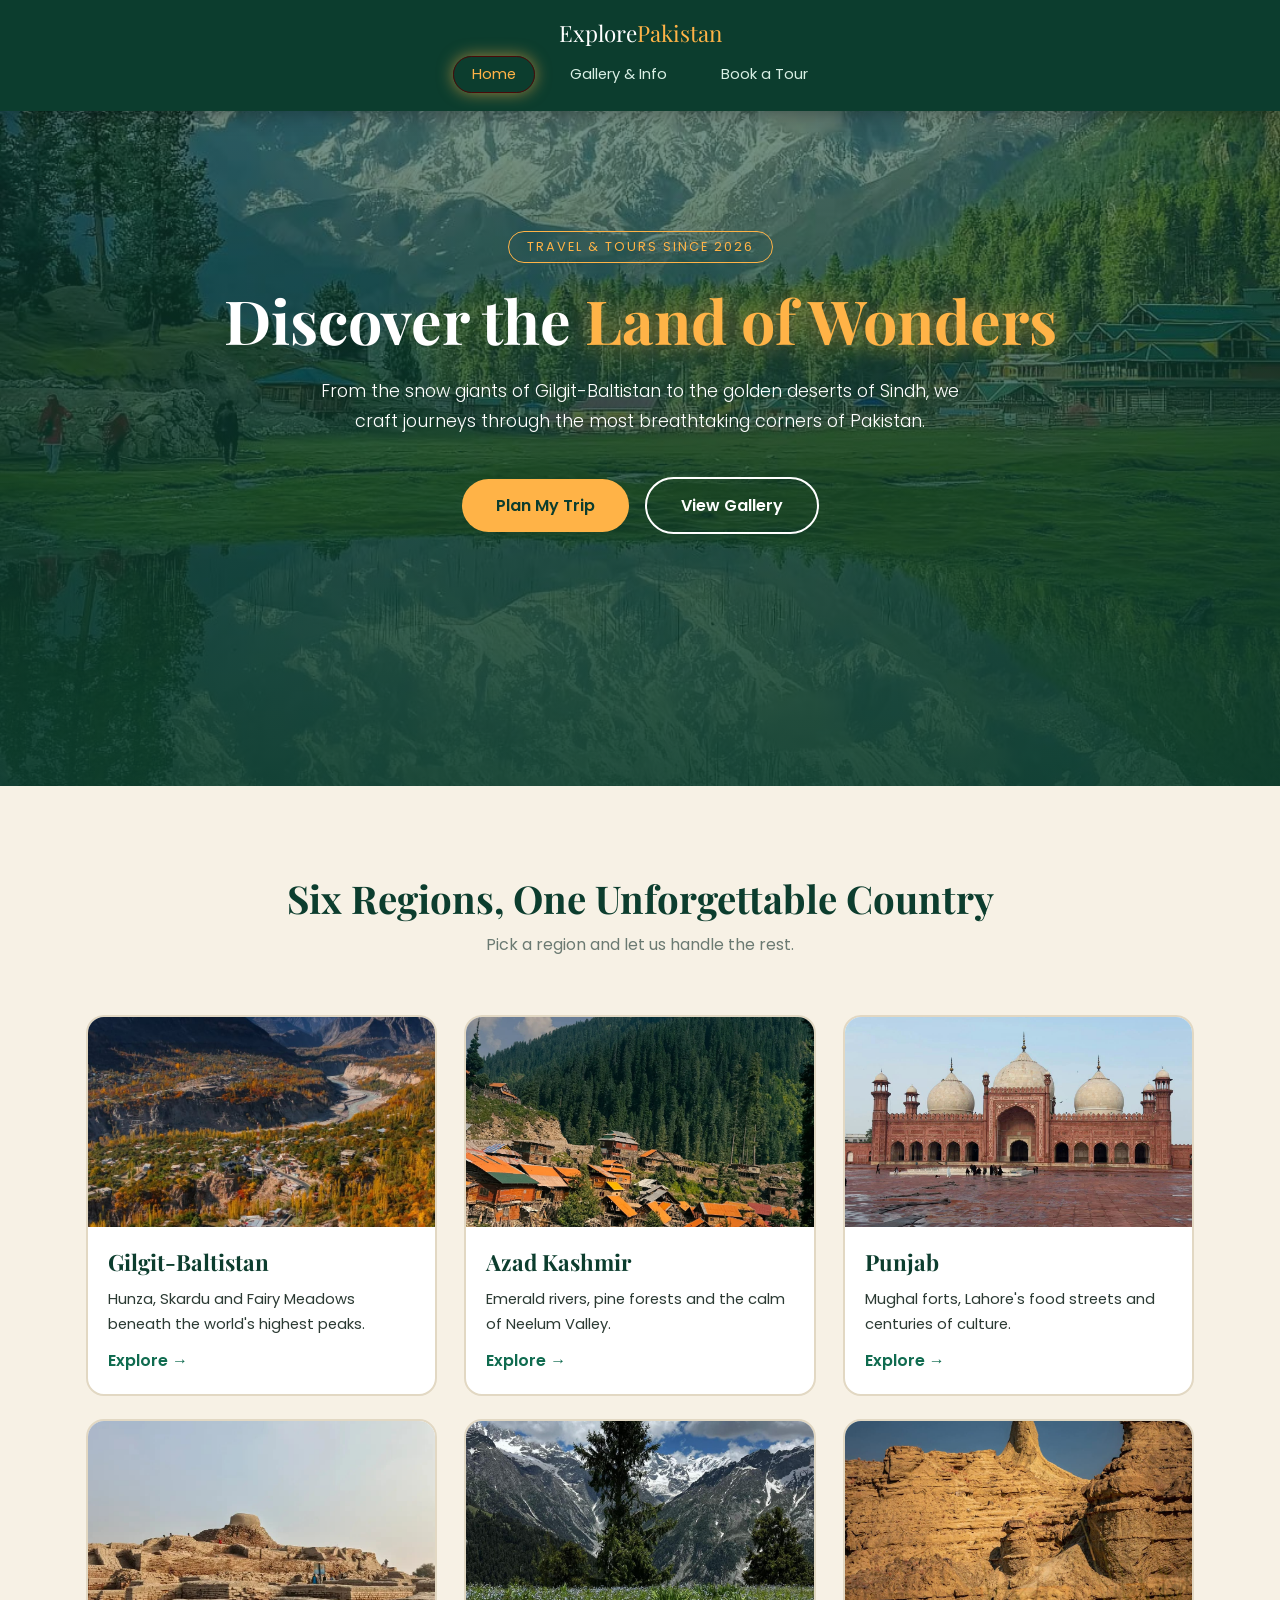
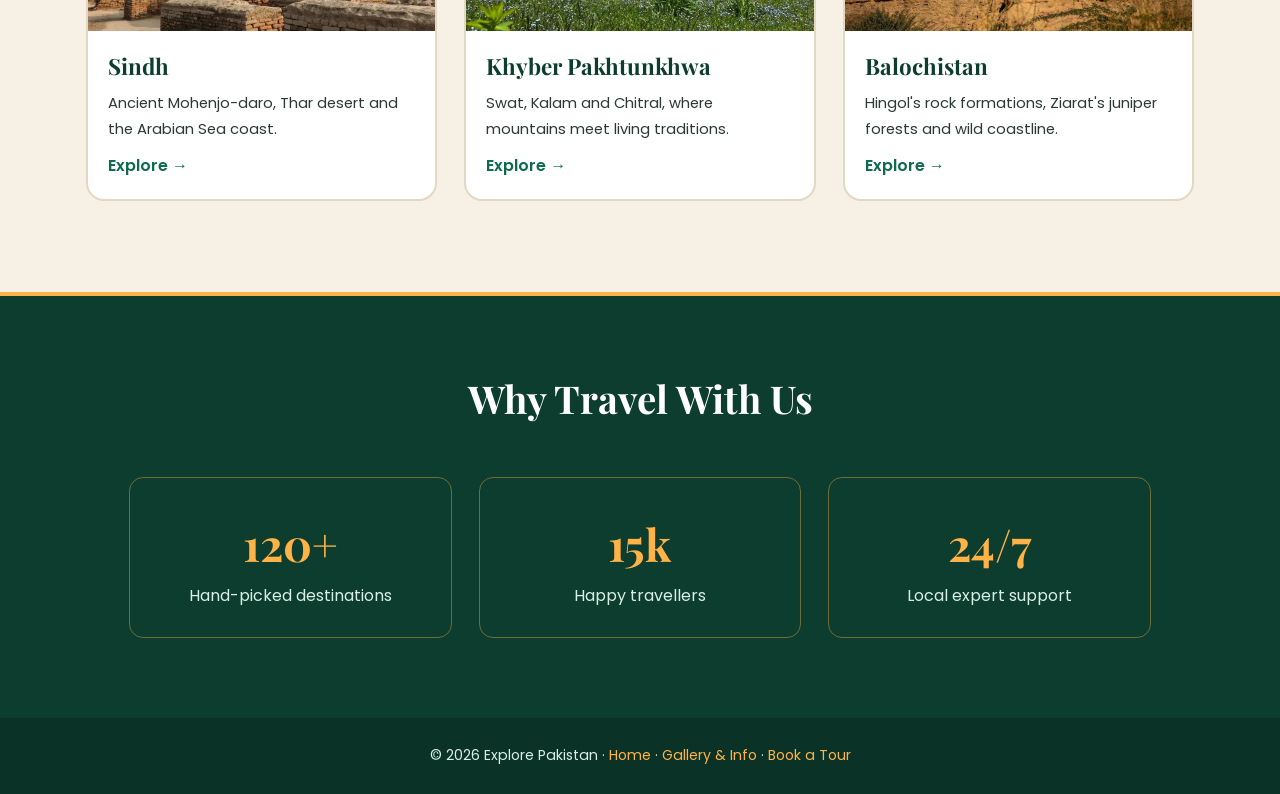
<file: index.html>
<!DOCTYPE html>
<html lang="en">
<head>
  <meta charset="UTF-8">
  <meta name="viewport" content="width=device-width, initial-scale=1.0">
  <title>Explore Pakistan | Home</title>
  <link rel="preconnect" href="https://fonts.googleapis.com">
  <link href="https://fonts.googleapis.com/css2?family=Playfair+Display:wght@700&family=Poppins:wght@300;400;600&display=swap" rel="stylesheet">
  <link rel="stylesheet" href="css/home.css">
</head>
<body>
  <header id="topbar" class="site-header">
    <a class="logo" href="index.html">Explore<span>Pakistan</span></a>
    <nav class="menu">
      <a class="current" href="index.html">Home</a>
      <a href="media.html">Gallery &amp; Info</a>
      <a href="register.html">Book a Tour</a>
    </nav>
  </header>

  <section id="hero">
    <p class="tag">Travel &amp; Tours since 2026</p>
    <h1>Discover the <em>Land of Wonders</em></h1>
    <p class="lead">From the snow giants of Gilgit-Baltistan to the golden deserts of Sindh, we craft journeys through the most breathtaking corners of Pakistan.</p>
    <a class="btn" href="register.html">Plan My Trip</a>
    <a class="btn ghost" href="media.html">View Gallery</a>
  </section>

  <section id="regions">
    <h2>Six Regions, One Unforgettable Country</h2>
    <p class="sub">Pick a region and let us handle the rest.</p>

    <article class="card">
      <img src="images/1.png" alt="Hunza Valley in Gilgit-Baltistan">
      <h3>Gilgit-Baltistan</h3>
      <p>Hunza, Skardu and Fairy Meadows beneath the world's highest peaks.</p>
      <a href="media.html">Explore <span>&rarr;</span></a>
    </article>
    <article class="card">
      <img src="images/2.png" alt="Neelum Valley in Azad Kashmir">
      <h3>Azad Kashmir</h3>
      <p>Emerald rivers, pine forests and the calm of Neelum Valley.</p>
      <a href="media.html">Explore <span>&rarr;</span></a>
    </article>
    <article class="card">
      <img src="images/3.png" alt="Badshahi Mosque in Lahore, Punjab">
      <h3>Punjab</h3>
      <p>Mughal forts, Lahore's food streets and centuries of culture.</p>
      <a href="media.html">Explore <span>&rarr;</span></a>
    </article>
    <article class="card">
      <img src="images/4.png" alt="Mohenjo-daro ruins in Sindh">
      <h3>Sindh</h3>
      <p>Ancient Mohenjo-daro, Thar desert and the Arabian Sea coast.</p>
      <a href="media.html">Explore <span>&rarr;</span></a>
    </article>
    <article class="card">
      <img src="images/5.png" alt="Swat Valley in Khyber Pakhtunkhwa">
      <h3>Khyber Pakhtunkhwa</h3>
      <p>Swat, Kalam and Chitral, where mountains meet living traditions.</p>
      <a href="media.html">Explore <span>&rarr;</span></a>
    </article>
    <article class="card">
      <img src="images/6.png" alt="Hingol National Park in Balochistan">
      <h3>Balochistan</h3>
      <p>Hingol's rock formations, Ziarat's juniper forests and wild coastline.</p>
      <a href="media.html">Explore <span>&rarr;</span></a>
    </article>
  </section>

  <section id="why">
    <h2>Why Travel With Us</h2>
    <div class="stat"><strong>120+</strong> Hand-picked destinations</div>
    <div class="stat"><strong>15k</strong> Happy travellers</div>
    <div class="stat"><strong>24/7</strong> Local expert support</div>
  </section>

  <footer>
    <p>&copy; 2026 Explore Pakistan &middot; <a href="index.html">Home</a> &middot; <a href="media.html">Gallery &amp; Info</a> &middot; <a href="register.html">Book a Tour</a></p>
  </footer>
</body>
</html>
</file>
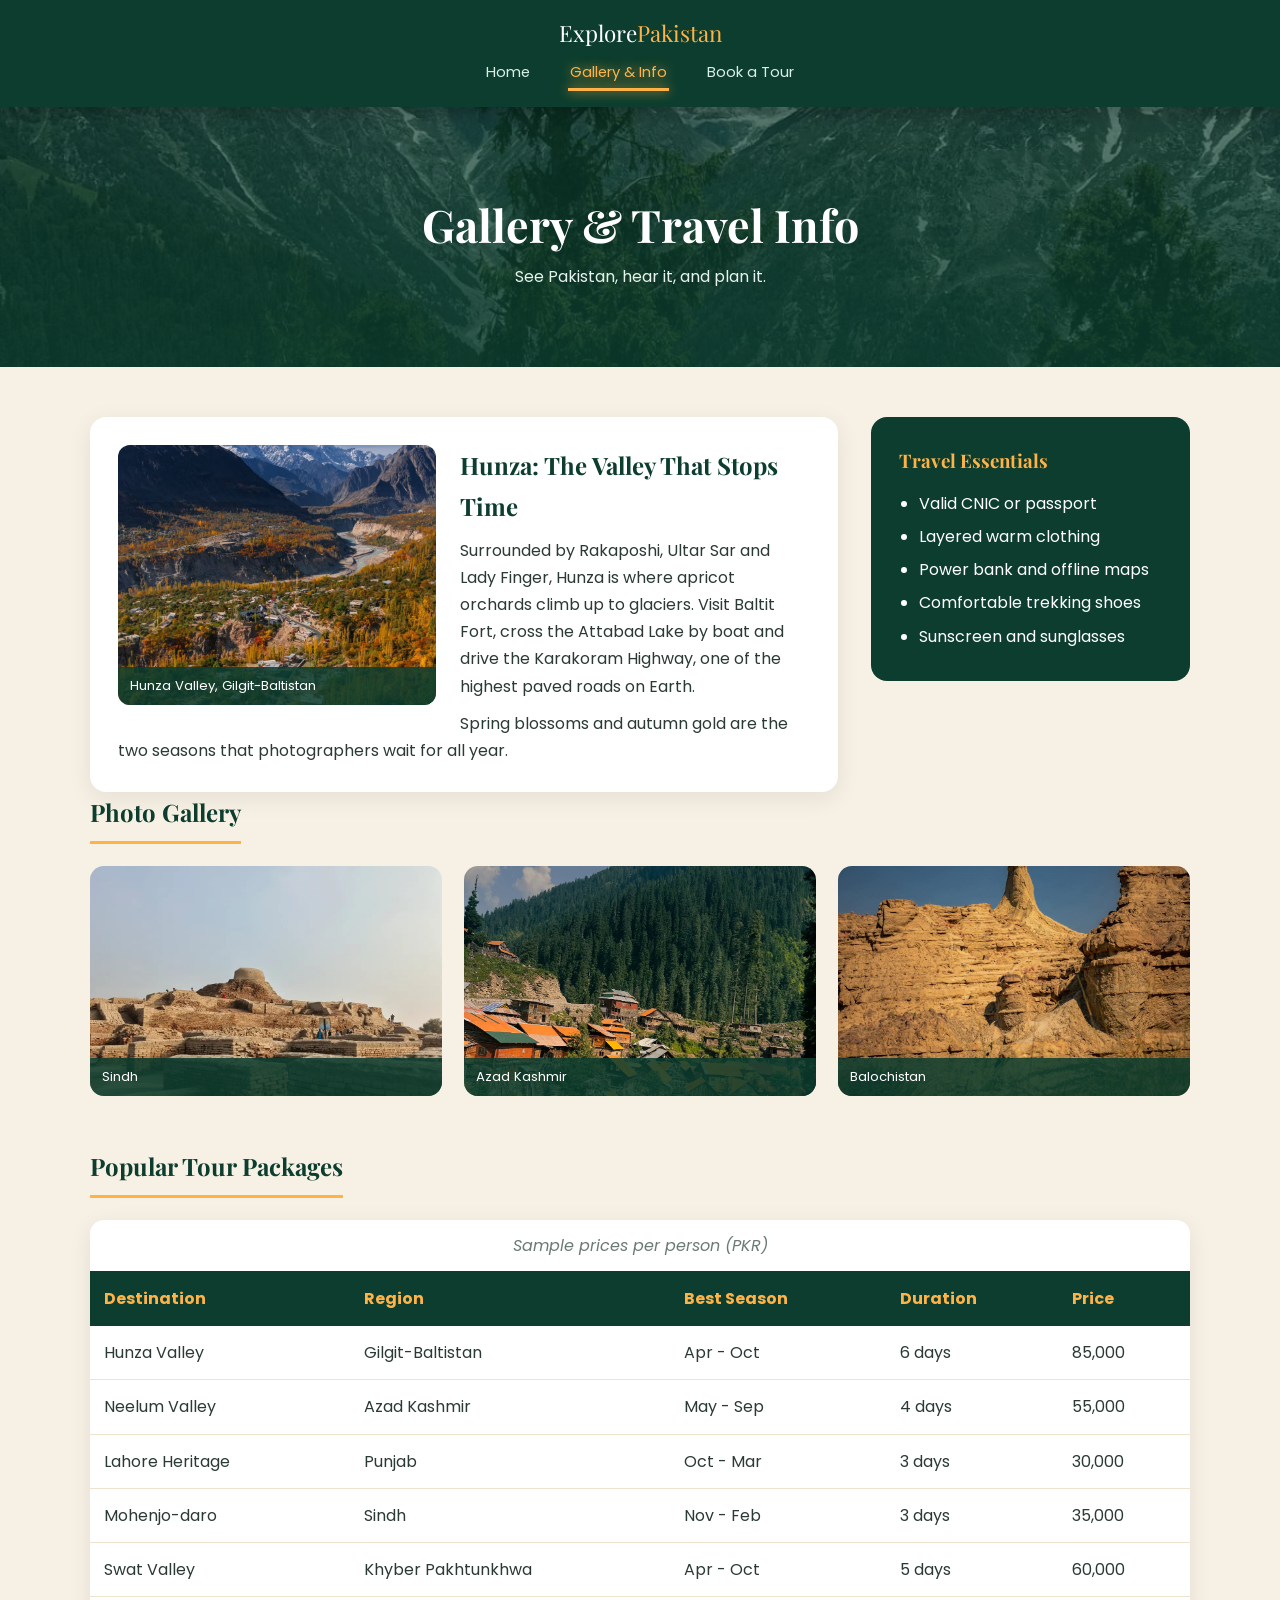
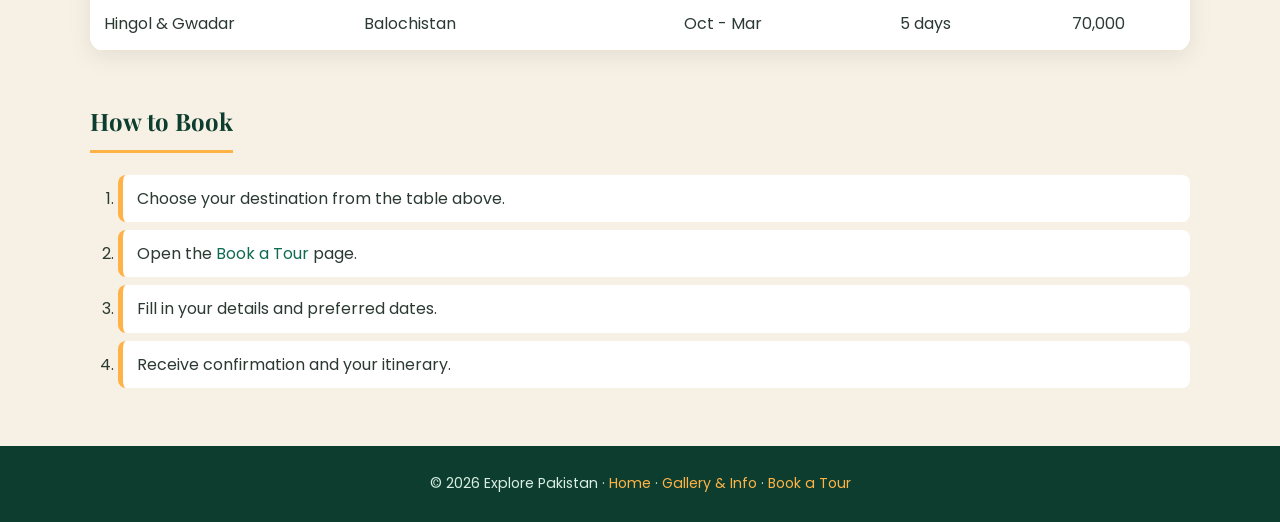
<file: media.html>
<!DOCTYPE html>
<html lang="en">
<head>
  <meta charset="UTF-8">
  <meta name="viewport" content="width=device-width, initial-scale=1.0">
  <title>Explore Pakistan | Gallery &amp; Info</title>
  <link rel="preconnect" href="https://fonts.googleapis.com">
  <link href="https://fonts.googleapis.com/css2?family=Playfair+Display:wght@700&family=Poppins:wght@300;400;600&display=swap" rel="stylesheet">
  <link rel="stylesheet" href="css/media.css">
</head>
<body>
  <header class="site-header">
    <a class="logo" href="index.html">Explore<span>Pakistan</span></a>
    <nav class="menu">
      <a href="index.html">Home</a>
      <a class="current" href="media.html">Gallery &amp; Info</a>
      <a href="register.html">Book a Tour</a>
    </nav>
  </header>

  <section class="banner">
    <h1>Gallery &amp; Travel Info</h1>
    <p>See Pakistan, hear it, and plan it.</p>
  </section>

  <main class="wrap">
    <article class="story clearfix">
      <figure class="story-img">
        <img src="images/1.png" alt="Hunza Valley at sunrise">
        <figcaption>Hunza Valley, Gilgit-Baltistan</figcaption>
      </figure>
      <h2>Hunza: The Valley That Stops Time</h2>
      <p>Surrounded by Rakaposhi, Ultar Sar and Lady Finger, Hunza is where apricot orchards climb up to glaciers. Visit Baltit Fort, cross the Attabad Lake by boat and drive the Karakoram Highway, one of the highest paved roads on Earth.</p>
      <p>Spring blossoms and autumn gold are the two seasons that photographers wait for all year.</p>
    </article>

    <aside class="essentials">
      <h3>Travel Essentials</h3>
      <ul>
        <li>Valid CNIC or passport</li>
        <li>Layered warm clothing</li>
        <li>Power bank and offline maps</li>
        <li>Comfortable trekking shoes</li>
        <li>Sunscreen and sunglasses</li>
      </ul>
    </aside>

    <h2 class="section-title">Photo Gallery</h2>
    <section class="gallery clearfix">
      <figure class="shot"><img src="images/4.png" alt="Sindh heritage"><figcaption>Sindh</figcaption></figure>
      <figure class="shot"><img src="images/2.png" alt="Neelum Valley"><figcaption>Azad Kashmir</figcaption></figure>
      <figure class="shot"><img src="images/6.png" alt="Hingol National Park"><figcaption>Balochistan</figcaption></figure>
    </section>

    <h2 class="section-title">Popular Tour Packages</h2>
    <div class="table-box">
      <table>
        <caption>Sample prices per person (PKR)</caption>
        <thead>
          <tr><th>Destination</th><th>Region</th><th>Best Season</th><th>Duration</th><th>Price</th></tr>
        </thead>
        <tbody>
          <tr><td>Hunza Valley</td><td>Gilgit-Baltistan</td><td>Apr - Oct</td><td>6 days</td><td>85,000</td></tr>
          <tr><td>Neelum Valley</td><td>Azad Kashmir</td><td>May - Sep</td><td>4 days</td><td>55,000</td></tr>
          <tr><td>Lahore Heritage</td><td>Punjab</td><td>Oct - Mar</td><td>3 days</td><td>30,000</td></tr>
          <tr><td>Mohenjo-daro</td><td>Sindh</td><td>Nov - Feb</td><td>3 days</td><td>35,000</td></tr>
          <tr><td>Swat Valley</td><td>Khyber Pakhtunkhwa</td><td>Apr - Oct</td><td>5 days</td><td>60,000</td></tr>
          <tr><td>Hingol &amp; Gwadar</td><td>Balochistan</td><td>Oct - Mar</td><td>5 days</td><td>70,000</td></tr>
        </tbody>
      </table>
    </div>

    <h2 class="section-title">How to Book</h2>
    <ol class="steps">
      <li>Choose your destination from the table above.</li>
      <li>Open the <a href="register.html">Book a Tour</a> page.</li>
      <li>Fill in your details and preferred dates.</li>
      <li>Receive confirmation and your itinerary.</li>
    </ol>
  </main>

  <footer class="site-footer">
    <p>&copy; 2026 Explore Pakistan &middot; <a href="index.html">Home</a> &middot; <a href="media.html">Gallery &amp; Info</a> &middot; <a href="register.html">Book a Tour</a></p>
  </footer>
</body>
</html>
</file>
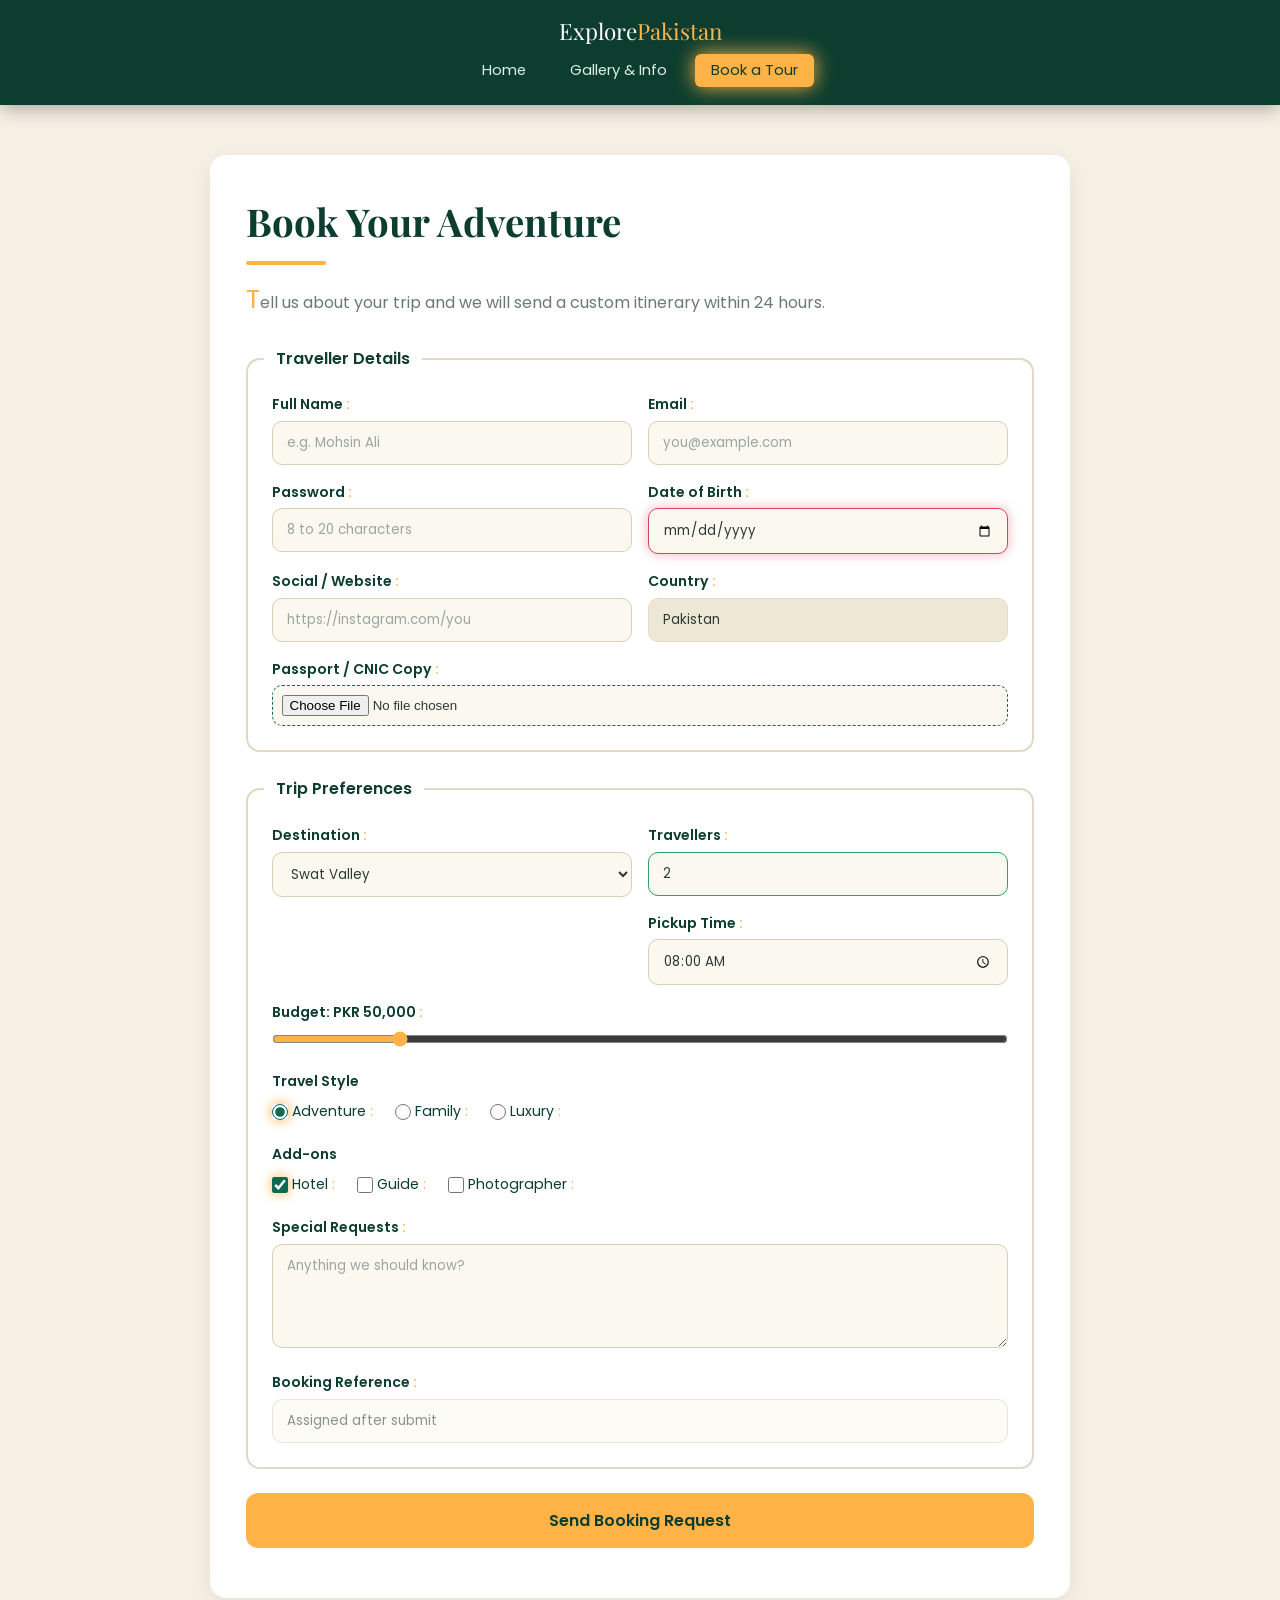
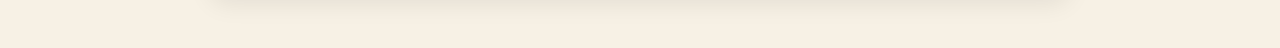
<file: register.html>
<!DOCTYPE html>
<html lang="en">
<head>
  <meta charset="UTF-8">
  <meta name="viewport" content="width=device-width, initial-scale=1.0">
  <title>Explore Pakistan | Book a Tour</title>
  <link rel="preconnect" href="https://fonts.googleapis.com">
  <link href="https://fonts.googleapis.com/css2?family=Playfair+Display:wght@700&family=Poppins:wght@300;400;600&display=swap" rel="stylesheet">
  <link rel="stylesheet" href="css/register.css">
</head>
<body>
  <header class="site-header">
    <a class="logo" href="index.html">Explore<span>Pakistan</span></a>
    <nav class="menu">
      <a href="index.html">Home</a>
      <a href="media.html">Gallery &amp; Info</a>
      <a class="current" href="register.html">Book a Tour</a>
    </nav>
  </header>

  <main class="box">
    <h1>Book Your Adventure</h1>
    <p class="intro">Tell us about your trip and we will send a custom itinerary within 24 hours.</p>

    <form id="bookingForm" action="#" method="post">
      <fieldset>
        <legend>Traveller Details</legend>
        <div class="field"><label for="name">Full Name</label>
          <input type="text" id="name" name="name" placeholder="e.g. Mohsin Ali" minlength="3" maxlength="40" required></div>
        <div class="field"><label for="email">Email</label>
          <input type="email" id="email" name="email" placeholder="you@example.com" required></div>
        <div class="field"><label for="pass">Password</label>
          <input type="password" id="pass" name="password" minlength="8" maxlength="20" placeholder="8 to 20 characters" required></div>
        <div class="field"><label for="dob">Date of Birth</label>
          <input type="date" id="dob" name="dob" min="1950-01-01" max="2010-12-31" required></div>
        <div class="field"><label for="site">Social / Website</label>
          <input type="url" id="site" name="site" placeholder="https://instagram.com/you"></div>
        <div class="field"><label for="country">Country</label>
          <input type="text" id="country" name="country" value="Pakistan" readonly></div>
        <div class="field full"><label for="photo">Passport / CNIC Copy</label>
          <input type="file" id="photo" name="photo" accept="image/*,.pdf"></div>
      </fieldset>

      <fieldset>
        <legend>Trip Preferences</legend>
        <div class="field"><label for="dest">Destination</label>
          <select id="dest" name="dest">
            <option>Hunza Valley</option>
            <option>Neelum Valley</option>
            <option selected>Swat Valley</option>
            <option>Lahore Heritage</option>
            <option>Mohenjo-daro</option>
            <option>Hingol &amp; Gwadar</option>
          </select></div>
        <div class="field"><label for="travellers">Travellers</label>
          <input type="number" id="travellers" name="travellers" min="1" max="20" value="2" required></div>
        <div class="field"><label for="time">Pickup Time</label>
          <input type="time" id="time" name="time" value="08:00"></div>
        <div class="field full"><label for="budget">Budget: PKR <output id="budgetOut">50,000</output></label>
          <input type="range" id="budget" name="budget" min="20000" max="200000" step="5000" value="50000"></div>
        <div class="field full"><span class="label">Travel Style</span>
          <label class="opt"><input type="radio" name="style" value="adventure" checked> Adventure</label>
          <label class="opt"><input type="radio" name="style" value="family"> Family</label>
          <label class="opt"><input type="radio" name="style" value="luxury"> Luxury</label></div>
        <div class="field full"><span class="label">Add-ons</span>
          <label class="opt"><input type="checkbox" name="addon" value="hotel" checked> Hotel</label>
          <label class="opt"><input type="checkbox" name="addon" value="guide"> Guide</label>
          <label class="opt"><input type="checkbox" name="addon" value="photo"> Photographer</label></div>
        <div class="field full"><label for="msg">Special Requests</label>
          <textarea id="msg" name="msg" rows="4" maxlength="250" placeholder="Anything we should know?"></textarea></div>
        <div class="field full"><label for="ref">Booking Reference</label>
          <input type="text" id="ref" name="ref" value="Assigned after submit" disabled></div>
      </fieldset>

      <button type="submit">Send Booking Request</button>
      <p id="status"></p>
    </form>
  </main>

  <script src="js/register.js"></script>
</body>
</html>
</file>
<file: css/home.css>
/* HOME: element, class & ID selectors, text/font, borders, background colour */
* {
    margin: 0;
    padding: 0;
    box-sizing: border-box;
}

body {
    font-family: 'Poppins', sans-serif;
    background-color: #f7f1e5;
    color: #2b3a33;
    line-height: 1.7;
}

a {
    text-decoration: none;
    color: #0f6b4f;
}

h1, h2, h3 {
    font-family: 'Playfair Display', serif;
    color: #0c3d2e;
}

/* header: pill-outline menu */
#topbar {
    position: sticky;
    top: 0;
    z-index: 20;
    padding: 14px 5%;
    text-align: center;
    background-color: #0c3d2e;
    box-shadow: 0 4px 18px rgba(0,0,0,.3);
    transition: box-shadow .3s;
}

#topbar:hover {
    box-shadow: 0 4px 28px rgba(255,179,71,.45);
}

.logo {
    display: block;
    font-family: 'Playfair Display', serif;
    font-size: 1.4rem;
    color: #fff;
}

.logo span {
    color: #ffb347;
}

.menu a {
    display: inline-block;
    margin: 4px 6px;
    padding: 5px 18px;
    color: #d9efe5;
    font-size: .92rem;
    border: 1px solid transparent;
    border-radius: 30px;
    transition: .3s;
}

.menu a:hover, .menu a.current {
    color: #ffb347;
    border-color: #490909;
    box-shadow: 0 0 16px rgba(255,179,71,.6);
}

/* hero */
#hero {
    min-height: 75vh;
    padding: 120px 8% 90px;
    text-align: center;
    color: #fff;
    background-color: #0c3d2e;
    background-image: linear-gradient(rgba(12,61,46,.55),rgba(12,61,46,.9)), url("../images/7.png");
    background-size: cover;
    background-position: center;
}

.tag {
    display: inline-block;
    padding: 4px 18px;
    border: 1px solid #ffb347;
    border-radius: 30px;
    color: #ffb347;
    font-size: .8rem;
    letter-spacing: 2px;
    text-transform: uppercase;
}

#hero h1 {
    margin: 22px 0;
    font-size: 3.8rem;
    line-height: 1.15;
    color: #fff;
}

#hero em {
    color: #ffb347;
    font-style: normal;
    text-shadow: 0 0 25px rgba(255,179,71,.6);
}

.lead {
    max-width: 650px;
    margin: 0 auto 34px;
    font-size: 1.1rem;
    font-weight: 300;
}

.btn {
    display: inline-block;
    margin: 6px;
    padding: 13px 34px;
    border-radius: 40px;
    background-color: #ffb347;
    color: #0c3d2e;
    font-weight: 600;
    transition: .3s;
}

.btn:hover {
    transform: translateY(-3px);
    box-shadow: 0 0 30px #ffb347;
}

.btn.ghost {
    background-color: transparent;
    border: 2px solid #fff;
    color: #fff;
}

.btn.ghost:hover {
    border-color: #ffb347;
    color: #ffb347;
}

/* regions */
#regions {
    padding: 80px 5%;
    text-align: center;
}

h2 {
    font-size: 2.4rem;
}

.sub {
    margin-bottom: 45px;
    color: #6b7a72;
}

.card {
    display: inline-block;
    vertical-align: top;
    width: 30.5%;
    min-width: 260px;
    margin: 1%;
    text-align: left;
    background-color: #fff;
    border: 2px solid #e2d8c3;
    border-radius: 18px;
    overflow: hidden;
    transition: .35s;
}

.card img {
    display: block;
    width: 100%;
    height: 210px;
    object-fit: cover;
    background-color: #c9d9cf;
    transition: .5s;
}

.card h3 {
    padding: 16px 20px 0;
    font-size: 1.4rem;
}

.card p {
    padding: 6px 20px;
    font-size: .92rem;
}

.card a {
    display: inline-block;
    padding: 4px 20px 20px;
    font-weight: 600;
}

.card:hover {
    transform: translateY(-10px);
    border-color: #ffb347;
    box-shadow: 0 0 35px rgba(255,179,71,.7);
}

.card:hover img {
    transform: scale(1.08);
}

.card a:hover span {
    margin-left: 8px;
}

/* why us */
#why {
    padding: 70px 5%;
    text-align: center;
    background-color: #0c3d2e;
    border-top: 4px solid #ffb347;
}

#why h2 {
    margin-bottom: 35px;
    color: #fff;
}

.stat {
    display: inline-block;
    width: 28%;
    min-width: 220px;
    margin: 10px 1%;
    padding: 28px 10px;
    color: #d9efe5;
    border: 1px solid rgba(255,179,71,.4);
    border-radius: 14px;
    transition: .3s;
}

.stat strong {
    display: block;
    font-family: 'Playfair Display', serif;
    font-size: 2.8rem;
    color: #ffb347;
}

.stat:hover {
    border-color: #ffb347;
    background-color: rgba(255,179,71,.1);
    box-shadow: 0 0 28px rgba(255,179,71,.6);
}

footer {
    padding: 26px;
    text-align: center;
    font-size: .88rem;
    background-color: #0a3226;
    color: #d9efe5;
}

footer a {
    color: #ffb347;
}

footer a:hover {
    text-shadow: 0 0 12px #ffb347;
}

@media (max-width: 700px) {
    #hero h1 {
        font-size: 2.4rem;
    }

    .card {
        width: 96%;
    }
}
</file>
<file: css/media.css>
/* MEDIA: box model, background image, display, position, float, overflow */
* {
    margin: 0;
    padding: 0;
    box-sizing: border-box;
}

body {
    font-family: 'Poppins', sans-serif;
    background-color: #f7f1e5;
    color: #2b3a33;
    line-height: 1.7;
}

a {
    text-decoration: none;
    color: #0f6b4f;
}

h1, h2, h3 {
    font-family: 'Playfair Display', serif;
    color: #0c3d2e;
}

.clearfix::after {
    content: "";
    display: block;
    clear: both;
}

/* header: sliding-underline menu */
.site-header {
    position: sticky;
    top: 0;
    z-index: 20;
    padding: 14px 5%;
    text-align: center;
    background-color: #0c3d2e;
    box-shadow: 0 4px 18px rgba(0,0,0,.3);
}

.logo {
    display: block;
    font-family: 'Playfair Display', serif;
    font-size: 1.4rem;
    color: #fff;
}

.logo span {
    color: #ffb347;
}

.menu a {
    position: relative;
    display: inline-block;
    margin: 4px 16px;
    padding: 4px 2px;
    color: #d9efe5;
    font-size: .92rem;
}

.menu a::after {
    content: "";
    position: absolute;
    left: 0;
    bottom: -2px;
    width: 0;
    height: 3px;
    background-color: #ffb347;
    box-shadow: 0 0 12px #ffb347;
    transition: width .35s;
}

.menu a:hover, .menu a.current {
    color: #ffb347;
    text-shadow: 0 0 12px rgba(255,179,71,.8);
}

.menu a:hover::after, .menu a.current::after {
    width: 100%;
}

.banner {
    height: 260px;
    padding-top: 80px;
    text-align: center;
    background-color: #0c3d2e;
    background-image: linear-gradient(rgba(12,61,46,.65),rgba(12,61,46,.85)), url("../images/5.png");
    background-size: cover;
    background-position: center;
}

.banner h1 {
    color: #fff;
    font-size: 2.8rem;
}

.banner p {
    color: #e6f3ec;
}

.wrap {
    width: 92%;
    max-width: 1100px;
    margin: 0 auto;
    padding: 50px 0;
}

.section-title {
    display: table;
    clear: both;
    margin: 50px 0 22px;
    padding-bottom: 8px;
    border-bottom: 3px solid #ffb347;
}

/* float layout */
.story {
    float: left;
    width: 68%;
    padding: 28px;
    background-color: #fff;
    border-radius: 16px;
    box-shadow: 0 6px 24px rgba(0,0,0,.08);
    transition: .3s;
}

.story:hover, .essentials:hover {
    box-shadow: 0 0 32px rgba(255,179,71,.65);
}

.story-img {
    float: left;
    position: relative;
    width: 46%;
    margin: 0 24px 12px 0;
    overflow: hidden;
    border-radius: 12px;
    background-color: #c9d9cf;
}

.story-img img {
    display: block;
    width: 100%;
    height: 260px;
    object-fit: cover;
    transition: .5s;
}

.story-img:hover img {
    transform: scale(1.12);
}

.story-img figcaption, .shot figcaption {
    position: absolute;
    left: 0;
    bottom: 0;
    width: 100%;
    padding: 8px 12px;
    background-color: rgba(12,61,46,.85);
    color: #fff;
    font-size: .82rem;
}

.story p {
    margin-top: 10px;
}

.essentials {
    float: right;
    width: 29%;
    padding: 28px;
    color: #fff;
    background-color: #0c3d2e;
    border-radius: 16px;
    transition: .3s;
}

.essentials h3 {
    margin-bottom: 10px;
    color: #ffb347;
}

.essentials ul {
    padding-left: 20px;
}

.essentials li {
    padding: 3px 0;
}

/* gallery */
.shot {
    position: relative;
    float: left;
    width: 32%;
    margin-right: 2%;
    height: 230px;
    overflow: hidden;
    border-radius: 14px;
    background-color: #c9d9cf;
    transition: .3s;
}

.shot:last-child {
    margin-right: 0;
}

.shot img {
    width: 100%;
    height: 100%;
    object-fit: cover;
    transition: .5s;
}

.shot:hover {
    box-shadow: 0 0 30px rgba(255,179,71,.8);
}

.shot:hover img {
    transform: scale(1.15);
}

/* table */
.table-box {
    overflow-x: auto;
    background-color: #fff;
    border-radius: 14px;
    box-shadow: 0 6px 24px rgba(0,0,0,.08);
}

table {
    width: 100%;
    min-width: 620px;
    border-collapse: collapse;
}

caption {
    padding: 12px;
    font-style: italic;
    color: #6b7a72;
}

th {
    padding: 14px;
    background-color: #0c3d2e;
    color: #ffb347;
    text-align: left;
}

td {
    padding: 13px 14px;
    border-bottom: 1px solid #eee3cf;
}

tbody tr {
    transition: .25s;
}

tbody tr:hover {
    background-color: #fff1d6;
    box-shadow: inset 0 0 14px rgba(255,179,71,.6);
}

.steps {
    padding-left: 28px;
}

.steps li {
    margin: 8px 0;
    padding: 10px 14px;
    background-color: #fff;
    border-left: 5px solid #ffb347;
    border-radius: 8px;
    transition: .3s;
}

.steps li:hover {
    transform: translateX(8px);
    box-shadow: 0 0 20px rgba(255,179,71,.6);
}

.site-footer {
    clear: both;
    padding: 26px;
    text-align: center;
    background-color: #0c3d2e;
    color: #d9efe5;
    font-size: .88rem;
}

.site-footer a {
    color: #ffb347;
}

@media (max-width: 800px) {
    .story, .essentials, .shot {
        float: none;
        width: 100%;
        margin: 0 0 18px;
    }

    .story-img {
        float: none;
        width: 100%;
        margin: 0 0 14px;
    }
}
</file>
<file: css/register.css>
/* REGISTER: attribute selectors, combinators, pseudo-classes, pseudo-elements */
* {
    margin: 0;
    padding: 0;
    box-sizing: border-box;
}

body {
    font-family: 'Poppins', sans-serif;
    background-color: #f7f1e5;
    color: #2b3a33;
    line-height: 1.6;
}

a {
    text-decoration: none;
    color: #0f6b4f;
}

/* header: solid-block menu */
.site-header {
    position: sticky;
    top: 0;
    z-index: 20;
    padding: 14px 5%;
    text-align: center;
    background-color: #0c3d2e;
    box-shadow: 0 4px 18px rgba(0,0,0,.3);
}

.logo {
    display: block;
    font-family: 'Playfair Display', serif;
    font-size: 1.4rem;
    color: #fff;
}

.logo span {
    color: #ffb347;
}

.menu a {
    display: inline-block;
    margin: 4px 4px;
    padding: 5px 16px;
    color: #d9efe5;
    font-size: .92rem;
    border-radius: 6px;
    transition: .3s;
}

.menu a:hover, .menu a.current {
    background-color: #ffb347;
    color: #0c3d2e;
    box-shadow: 0 0 20px #ffb347;
}

.box {
    width: 92%;
    max-width: 860px;
    margin: 50px auto;
    padding: 36px;
    background-color: #fff;
    border-radius: 16px;
    box-shadow: 0 6px 24px rgba(0,0,0,.08);
    transition: box-shadow .4s;
}

.box:hover {
    box-shadow: 0 0 38px rgba(255,179,71,.6);
}

h1 {
    font-family: 'Playfair Display', serif;
    font-size: 2.4rem;
    color: #0c3d2e;
}

h1::after {
    content: "";
    display: block;
    width: 80px;
    height: 4px;
    margin-top: 8px;
    background-color: #ffb347;
    border-radius: 4px;
}

.intro {
    margin: 14px 0 26px;
    color: #6b7a72;
}

.intro::first-letter {
    font-size: 1.6rem;
    color: #ffb347;
}

/* form with floats */
fieldset {
    margin-bottom: 24px;
    padding: 22px 16px 8px;
    border: 2px solid #e2d8c3;
    border-radius: 14px;
}

fieldset::after {
    content: "";
    display: block;
    clear: both;
}

legend {
    padding: 0 12px;
    color: #0c3d2e;
    font-weight: 600;
}

form > fieldset .field {
    float: left;
    width: 48%;
    margin: 0 1% 16px;
}

.field.full {
    width: 98%;
}

label, .label {
    display: block;
    margin-bottom: 5px;
    font-size: .88rem;
    font-weight: 600;
    color: #0c3d2e;
}

label.opt {
    display: inline-block;
    margin-right: 18px;
    font-weight: 400;
    cursor: pointer;
}

.field > label::after {
    content: " :";
    color: #ffb347;
}

/* attribute selectors */
input[type="text"], input[type="password"], input[type="email"], input[type="date"], input[type="url"], input[type="number"], input[type="time"], select, textarea {
    width: 100%;
    padding: 11px 14px;
    color: #2b3a33;
    background-color: #fbf8f0;
    border: 1.5px solid #d9cfb8;
    border-radius: 10px;
    font-family: inherit;
    transition: .3s;
}

input[type="file"] {
    width: 100%;
    padding: 9px;
    border: 1.5px dashed #0f6b4f;
    border-radius: 10px;
    background-color: #fbf8f0;
}

input[type="color"] {
    width: 70px;
    height: 40px;
    border: none;
    border-radius: 8px;
    background: none;
    cursor: pointer;
}

input[type="range"] {
    width: 100%;
    accent-color: #ffb347;
}

input[type="radio"], input[type="checkbox"] {
    width: 16px;
    height: 16px;
    accent-color: #0f6b4f;
    vertical-align: middle;
}

input[readonly] {
    background-color: #eee7d6;
    border-style: dotted;
}

input[disabled] {
    opacity: .55;
    cursor: not-allowed;
}

::placeholder {
    color: #9aa69f;
}

/* pseudo-classes */
input:hover, select:hover, textarea:hover {
    border-color: #ffb347;
    box-shadow: 0 0 14px rgba(255,179,71,.5);
}

input:focus, select:focus, textarea:focus {
    outline: none;
    border-color: #ffb347;
    background-color: #fff;
    box-shadow: 0 0 22px rgba(255,179,71,.85);
}

input:required:valid {
    border-color: #2f9e6b;
}

input:required:invalid:not(:placeholder-shown) {
    border-color: #d9435f;
    box-shadow: 0 0 12px rgba(217,67,95,.4);
}

label.opt:hover {
    color: #0f6b4f;
}

input[type="radio"]:checked, input[type="checkbox"]:checked {
    box-shadow: 0 0 12px #ffb347;
}

button {
    display: block;
    width: 100%;
    padding: 15px;
    color: #0c3d2e;
    font-weight: 600;
    font-size: 1rem;
    font-family: inherit;
    background-color: #ffb347;
    border: none;
    border-radius: 12px;
    cursor: pointer;
    transition: .3s;
}

button:hover {
    transform: translateY(-3px);
    box-shadow: 0 0 32px rgba(255,179,71,.9);
}

button:active {
    transform: scale(.98);
}

#status {
    margin-top: 14px;
    text-align: center;
    color: #2f9e6b;
    font-weight: 600;
}

@media (max-width: 640px) {
    form > fieldset .field {
        width: 98%;
    }
}
</file>
